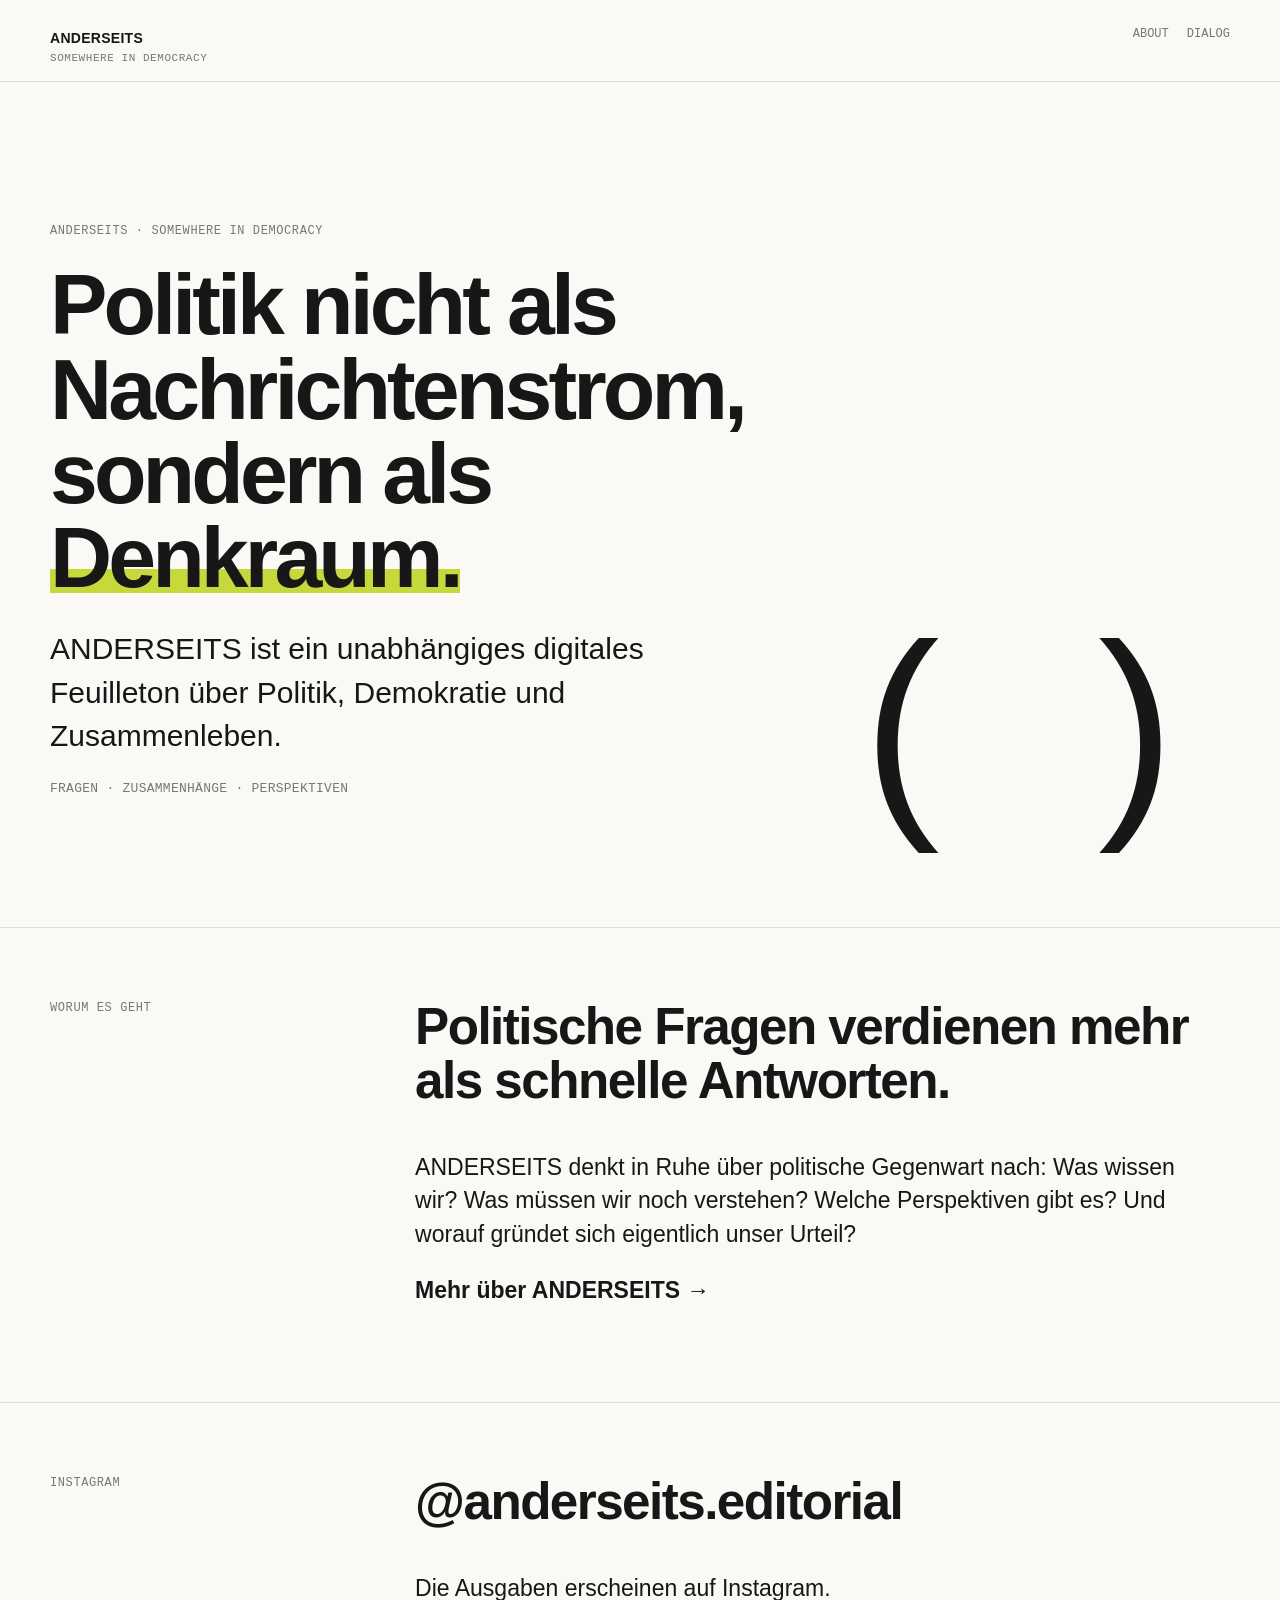
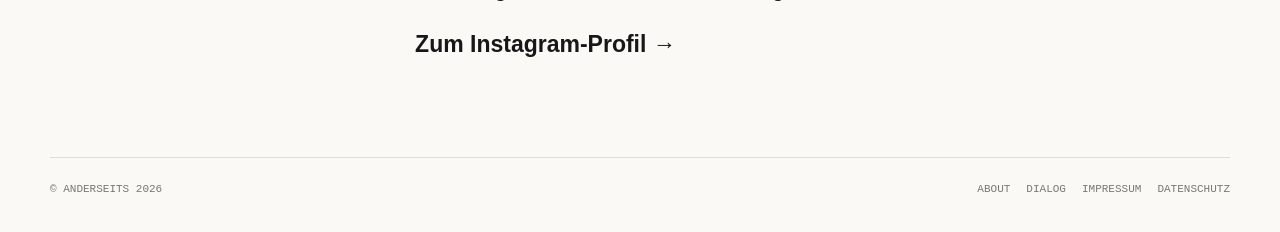
<file: index.html>
<!doctype html><html lang="de"><head><meta charset="utf-8"><meta name="viewport" content="width=device-width,initial-scale=1"><title>INDEX — ANDERSEITS</title><meta name="description" content="ANDERSEITS — Politik, Demokratie & Zusammenleben. Politik nicht als Nachrichtenstrom, sondern als Denkraum."><link rel="stylesheet" href="css/style.css"></head><body><div class="site-shell">
<header><div class="wrap brandline"><div><a href="index.html" class="brand">ANDERSEITS</a><div class="kicker">somewhere in democracy</div></div><nav class="nav"><a href="about.html">ABOUT</a><a href="dialog.html">DIALOG</a></nav></div></header>
<main>
<section class="wrap hero"><div><div class="eyebrow">ANDERSEITS · somewhere in democracy</div><h1>Politik nicht als Nachrichtenstrom, sondern als <span class="lime-mark">Denkraum.</span></h1><p class="sub">ANDERSEITS ist ein unabhängiges digitales Feuilleton über Politik, Demokratie und Zusammenleben.</p><p class="triad">FRAGEN · ZUSAMMENHÄNGE · PERSPEKTIVEN</p></div><div class="symbol" aria-hidden="true">(&nbsp;&nbsp;&nbsp;&nbsp;&nbsp;&nbsp;)</div></section>
<section class="section"><div class="wrap grid"><div class="eyebrow">WORUM ES GEHT</div><div><h2>Politische Fragen verdienen mehr als schnelle Antworten.</h2><p>ANDERSEITS denkt in Ruhe über politische Gegenwart nach: Was wissen wir? Was müssen wir noch verstehen? Welche Perspektiven gibt es? Und worauf gründet sich eigentlich unser Urteil?</p><p><a href="about.html"><strong>Mehr über ANDERSEITS →</strong></a></p></div></div></section>
<section class="section"><div class="wrap grid"><div class="eyebrow">INSTAGRAM</div><div><h2>@anderseits.editorial</h2><p>Die Ausgaben erscheinen auf Instagram.</p><p><a href="https://www.instagram.com/anderseits.editorial/" rel="me noopener noreferrer"><strong>Zum Instagram-Profil →</strong></a></p></div></div></section>
</main>
<footer class="wrap footer"><div>© ANDERSEITS 2026</div><div class="footer-links"><a href="about.html">ABOUT</a><a href="dialog.html">DIALOG</a><a href="impressum.html">IMPRESSUM</a><a href="datenschutz.html">DATENSCHUTZ</a></div></footer>
</div></body></html>
</file>
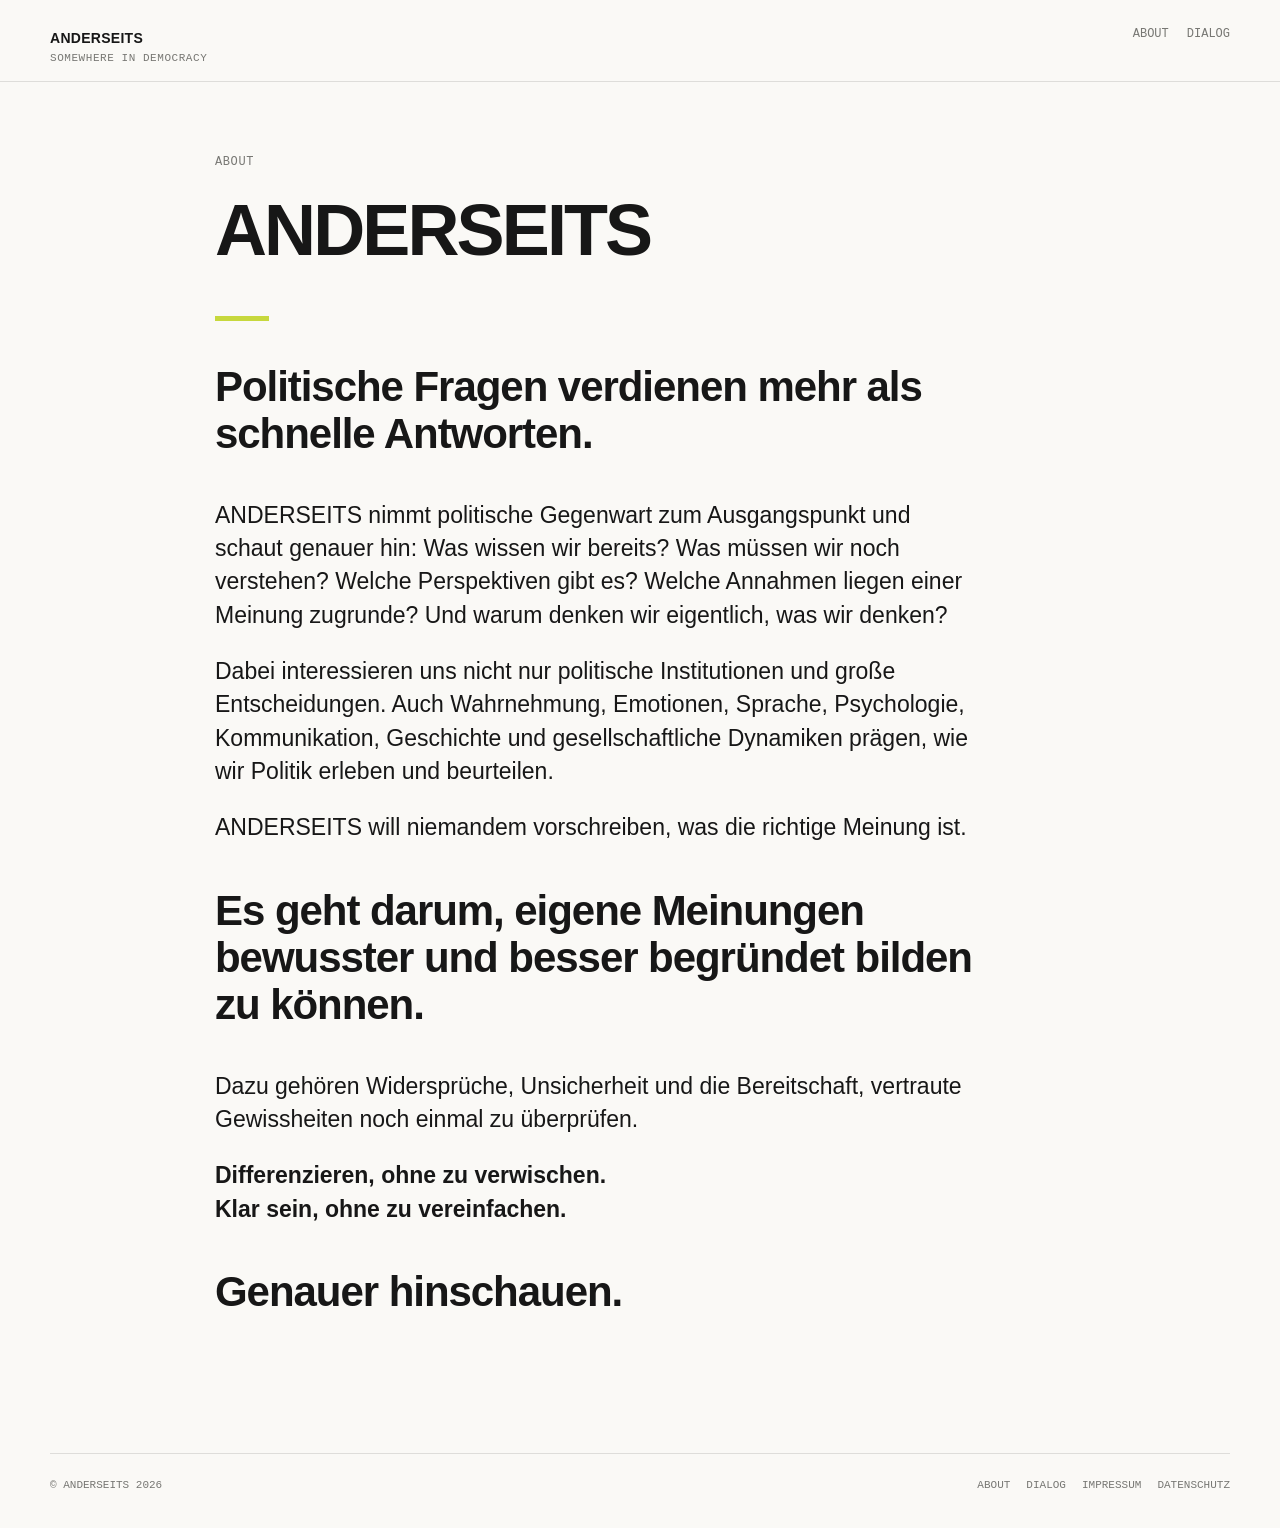
<file: about.html>
<!doctype html><html lang="de"><head><meta charset="utf-8"><meta name="viewport" content="width=device-width,initial-scale=1"><title>ABOUT — ANDERSEITS</title><meta name="description" content="ANDERSEITS — Politik, Demokratie & Zusammenleben. Politik nicht als Nachrichtenstrom, sondern als Denkraum."><link rel="stylesheet" href="css/style.css"></head><body><div class="site-shell">
<header><div class="wrap brandline"><div><a href="index.html" class="brand">ANDERSEITS</a><div class="kicker">somewhere in democracy</div></div><nav class="nav"><a href="about.html">ABOUT</a><a href="dialog.html">DIALOG</a></nav></div></header>
<main>
<div class="wrap prose"><div class="eyebrow">ABOUT</div><h1>ANDERSEITS</h1><div class="rule"></div><p class="statement">Politische Fragen verdienen mehr als schnelle Antworten.</p><p>ANDERSEITS nimmt politische Gegenwart zum Ausgangspunkt und schaut genauer hin: Was wissen wir bereits? Was müssen wir noch verstehen? Welche Perspektiven gibt es? Welche Annahmen liegen einer Meinung zugrunde? Und warum denken wir eigentlich, was wir denken?</p><p>Dabei interessieren uns nicht nur politische Institutionen und große Entscheidungen. Auch Wahrnehmung, Emotionen, Sprache, Psychologie, Kommunikation, Geschichte und gesellschaftliche Dynamiken prägen, wie wir Politik erleben und beurteilen.</p><p>ANDERSEITS will niemandem vorschreiben, was die richtige Meinung ist.</p><p class="statement">Es geht darum, eigene Meinungen bewusster und besser begründet bilden zu können.</p><p>Dazu gehören Widersprüche, Unsicherheit und die Bereitschaft, vertraute Gewissheiten noch einmal zu überprüfen.</p><p><strong>Differenzieren, ohne zu verwischen.<br>Klar sein, ohne zu vereinfachen.</strong></p><p class="statement">Genauer hinschauen.</p></div>
</main>
<footer class="wrap footer"><div>© ANDERSEITS 2026</div><div class="footer-links"><a href="about.html">ABOUT</a><a href="dialog.html">DIALOG</a><a href="impressum.html">IMPRESSUM</a><a href="datenschutz.html">DATENSCHUTZ</a></div></footer>
</div></body></html>
</file>
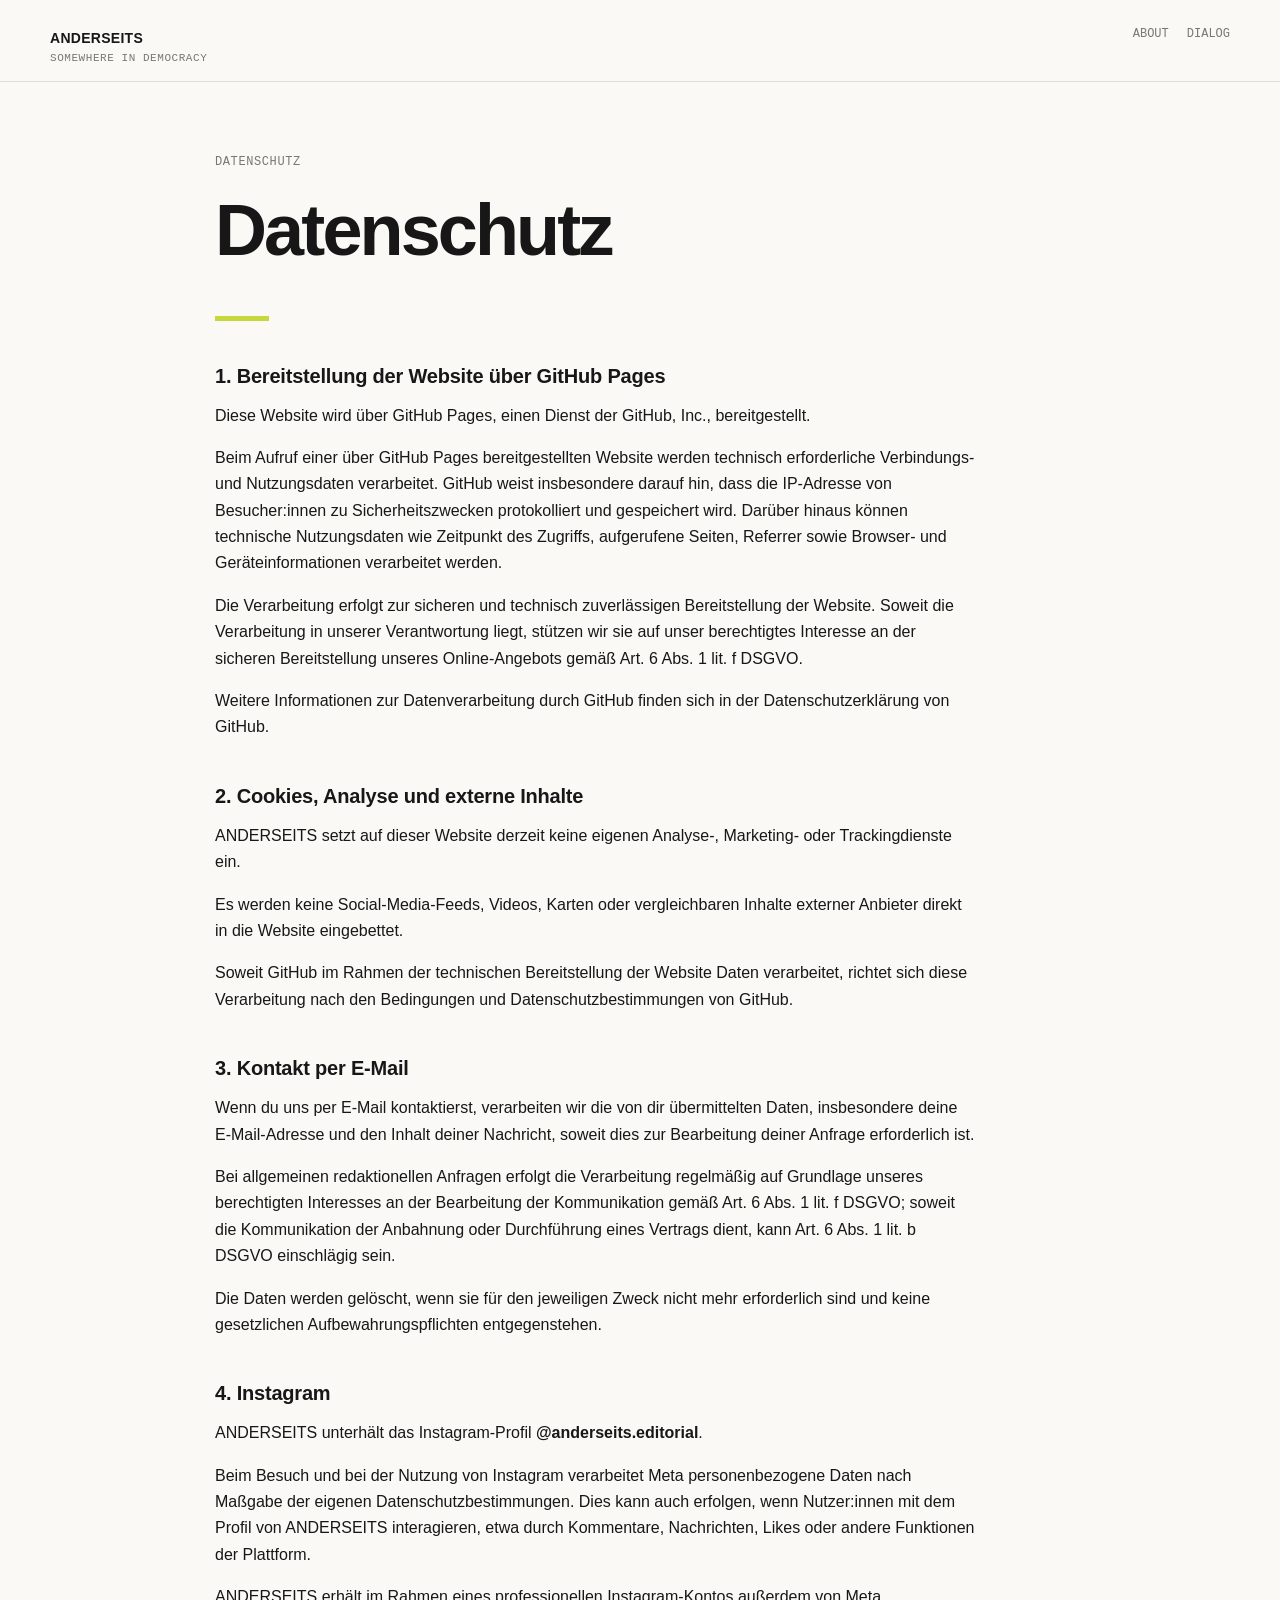
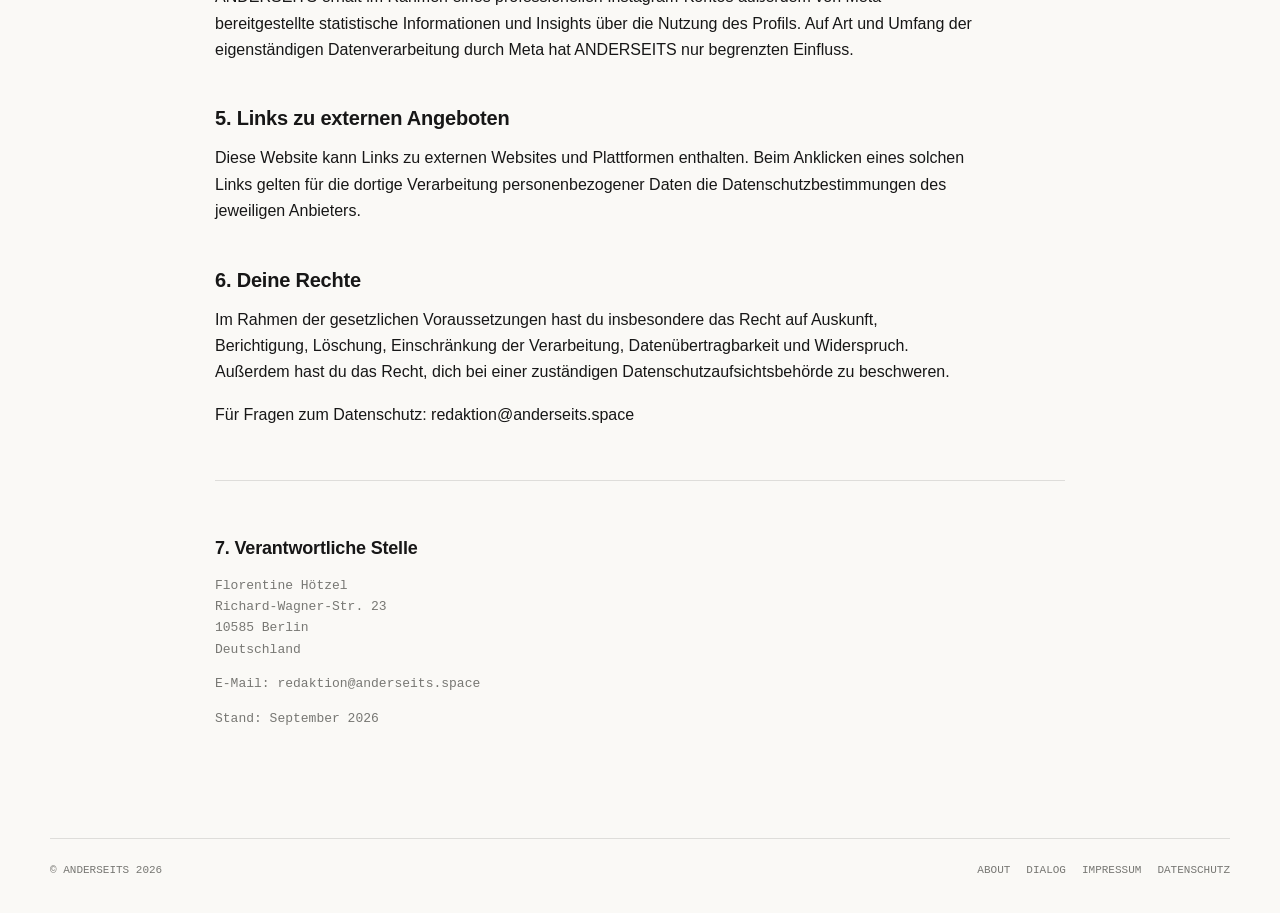
<file: datenschutz.html>
<!doctype html>
<html lang="de">
<head>
<meta charset="utf-8">
<meta name="viewport" content="width=device-width,initial-scale=1">
<title>DATENSCHUTZ — ANDERSEITS</title>
<meta name="description" content="ANDERSEITS — Politik, Demokratie & Zusammenleben. Politik nicht als Nachrichtenstrom, sondern als Denkraum.">
<link rel="stylesheet" href="css/style.css">
<style>
  .legal p {font-size:16px;line-height:1.65;max-width:760px}
  .legal h2 {font-size:20px;line-height:1.3;margin-top:42px;margin-bottom:14px;letter-spacing:-.01em}
  .legal .legal-meta {margin-top:52px;padding-top:28px;border-top:1px solid rgba(23,23,23,.12);color:var(--grey);font-family:"Geist Mono","SFMono-Regular",Consolas,"Liberation Mono",monospace}
  .legal .legal-meta p {font-size:13px;line-height:1.65}
  .legal .legal-meta h2 {color:var(--ink);font-family:Inter,"Helvetica Neue",Arial,sans-serif;font-size:18px;margin-top:28px}
</style>
</head>
<body>
<div class="site-shell">
<header>
  <div class="wrap brandline">
    <div>
      <a href="index.html" class="brand">ANDERSEITS</a>
      <div class="kicker">somewhere in democracy</div>
    </div>
    <nav class="nav"><a href="about.html">ABOUT</a><a href="dialog.html">DIALOG</a></nav>
  </div>
</header>
<main>
<div class="wrap prose legal">
  <div class="eyebrow">DATENSCHUTZ</div>
  <h1>Datenschutz</h1>
  <div class="rule"></div>
  <h2>1. Bereitstellung der Website über GitHub Pages</h2>
  <p>Diese Website wird über GitHub Pages, einen Dienst der GitHub, Inc., bereitgestellt.</p>
  <p>Beim Aufruf einer über GitHub Pages bereitgestellten Website werden technisch erforderliche Verbindungs- und Nutzungsdaten verarbeitet. GitHub weist insbesondere darauf hin, dass die IP-Adresse von Besucher:innen zu Sicherheitszwecken protokolliert und gespeichert wird. Darüber hinaus können technische Nutzungsdaten wie Zeitpunkt des Zugriffs, aufgerufene Seiten, Referrer sowie Browser- und Geräteinformationen verarbeitet werden.</p>
  <p>Die Verarbeitung erfolgt zur sicheren und technisch zuverlässigen Bereitstellung der Website. Soweit die Verarbeitung in unserer Verantwortung liegt, stützen wir sie auf unser berechtigtes Interesse an der sicheren Bereitstellung unseres Online-Angebots gemäß Art. 6 Abs. 1 lit. f DSGVO.</p>
  <p>Weitere Informationen zur Datenverarbeitung durch GitHub finden sich in der Datenschutzerklärung von GitHub.</p>
  <h2>2. Cookies, Analyse und externe Inhalte</h2>
  <p>ANDERSEITS setzt auf dieser Website derzeit keine eigenen Analyse-, Marketing- oder Trackingdienste ein.</p>
  <p>Es werden keine Social-Media-Feeds, Videos, Karten oder vergleichbaren Inhalte externer Anbieter direkt in die Website eingebettet.</p>
  <p>Soweit GitHub im Rahmen der technischen Bereitstellung der Website Daten verarbeitet, richtet sich diese Verarbeitung nach den Bedingungen und Datenschutzbestimmungen von GitHub.</p>
  <h2>3. Kontakt per E-Mail</h2>
  <p>Wenn du uns per E-Mail kontaktierst, verarbeiten wir die von dir übermittelten Daten, insbesondere deine E-Mail-Adresse und den Inhalt deiner Nachricht, soweit dies zur Bearbeitung deiner Anfrage erforderlich ist.</p>
  <p>Bei allgemeinen redaktionellen Anfragen erfolgt die Verarbeitung regelmäßig auf Grundlage unseres berechtigten Interesses an der Bearbeitung der Kommunikation gemäß Art. 6 Abs. 1 lit. f DSGVO; soweit die Kommunikation der Anbahnung oder Durchführung eines Vertrags dient, kann Art. 6 Abs. 1 lit. b DSGVO einschlägig sein.</p>
  <p>Die Daten werden gelöscht, wenn sie für den jeweiligen Zweck nicht mehr erforderlich sind und keine gesetzlichen Aufbewahrungspflichten entgegenstehen.</p>
  <h2>4. Instagram</h2>
  <p>ANDERSEITS unterhält das Instagram-Profil <strong>@anderseits.editorial</strong>.</p>
  <p>Beim Besuch und bei der Nutzung von Instagram verarbeitet Meta personenbezogene Daten nach Maßgabe der eigenen Datenschutzbestimmungen. Dies kann auch erfolgen, wenn Nutzer:innen mit dem Profil von ANDERSEITS interagieren, etwa durch Kommentare, Nachrichten, Likes oder andere Funktionen der Plattform.</p>
  <p>ANDERSEITS erhält im Rahmen eines professionellen Instagram-Kontos außerdem von Meta bereitgestellte statistische Informationen und Insights über die Nutzung des Profils. Auf Art und Umfang der eigenständigen Datenverarbeitung durch Meta hat ANDERSEITS nur begrenzten Einfluss.</p>
  <h2>5. Links zu externen Angeboten</h2>
  <p>Diese Website kann Links zu externen Websites und Plattformen enthalten. Beim Anklicken eines solchen Links gelten für die dortige Verarbeitung personenbezogener Daten die Datenschutzbestimmungen des jeweiligen Anbieters.</p>
  <h2>6. Deine Rechte</h2>
  <p>Im Rahmen der gesetzlichen Voraussetzungen hast du insbesondere das Recht auf Auskunft, Berichtigung, Löschung, Einschränkung der Verarbeitung, Datenübertragbarkeit und Widerspruch. Außerdem hast du das Recht, dich bei einer zuständigen Datenschutzaufsichtsbehörde zu beschweren.</p>
  <p>Für Fragen zum Datenschutz: <a href="mailto:redaktion@anderseits.space">redaktion@anderseits.space</a></p>
  <div class="legal-meta">
    <h2>7. Verantwortliche Stelle</h2>
    <p>Florentine Hötzel<br>Richard-Wagner-Str. 23<br>10585 Berlin<br>Deutschland</p>
    <p>E-Mail: <a href="mailto:redaktion@anderseits.space">redaktion@anderseits.space</a></p>
    <p>Stand: September 2026</p>
  </div>
</div>
</main>
<footer class="wrap footer"><div>© ANDERSEITS 2026</div><div class="footer-links"><a href="about.html">ABOUT</a><a href="dialog.html">DIALOG</a><a href="impressum.html">IMPRESSUM</a><a href="datenschutz.html">DATENSCHUTZ</a></div></footer>
</div>
</body>
</html>
</file>
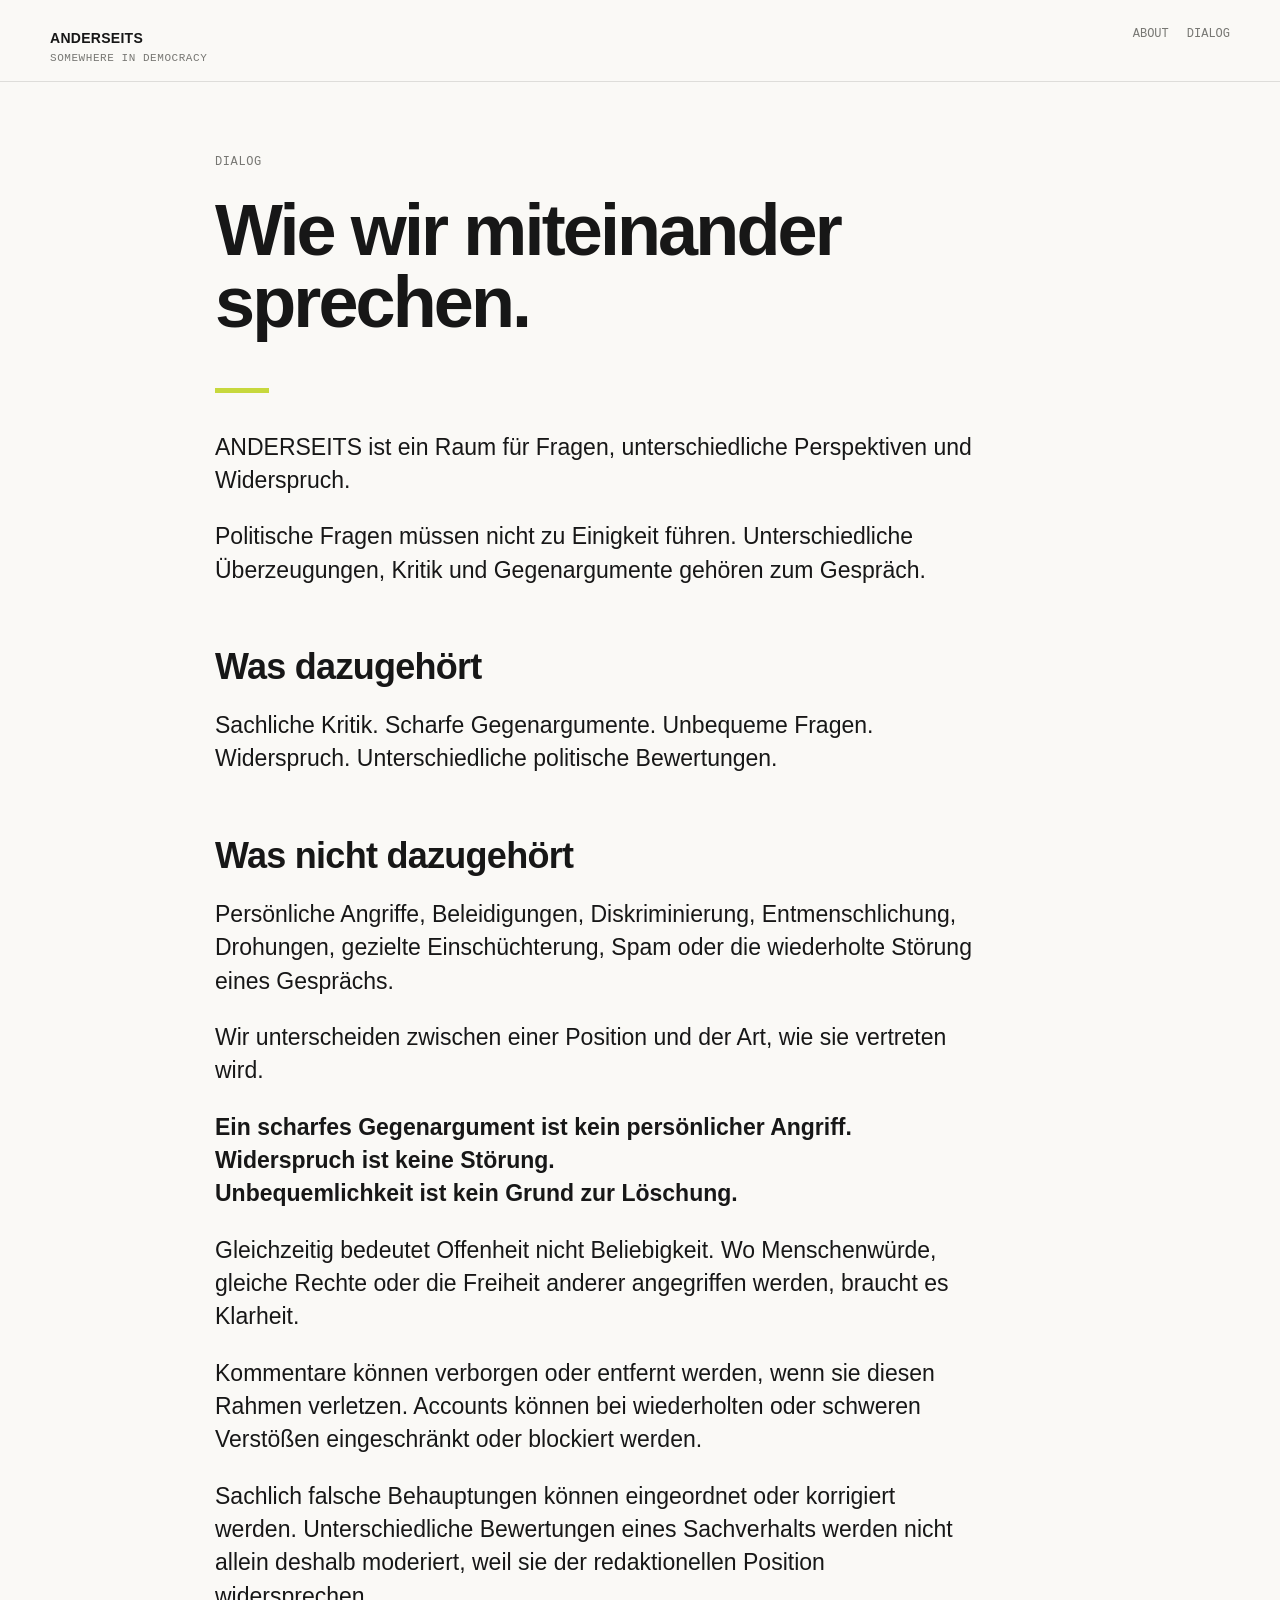
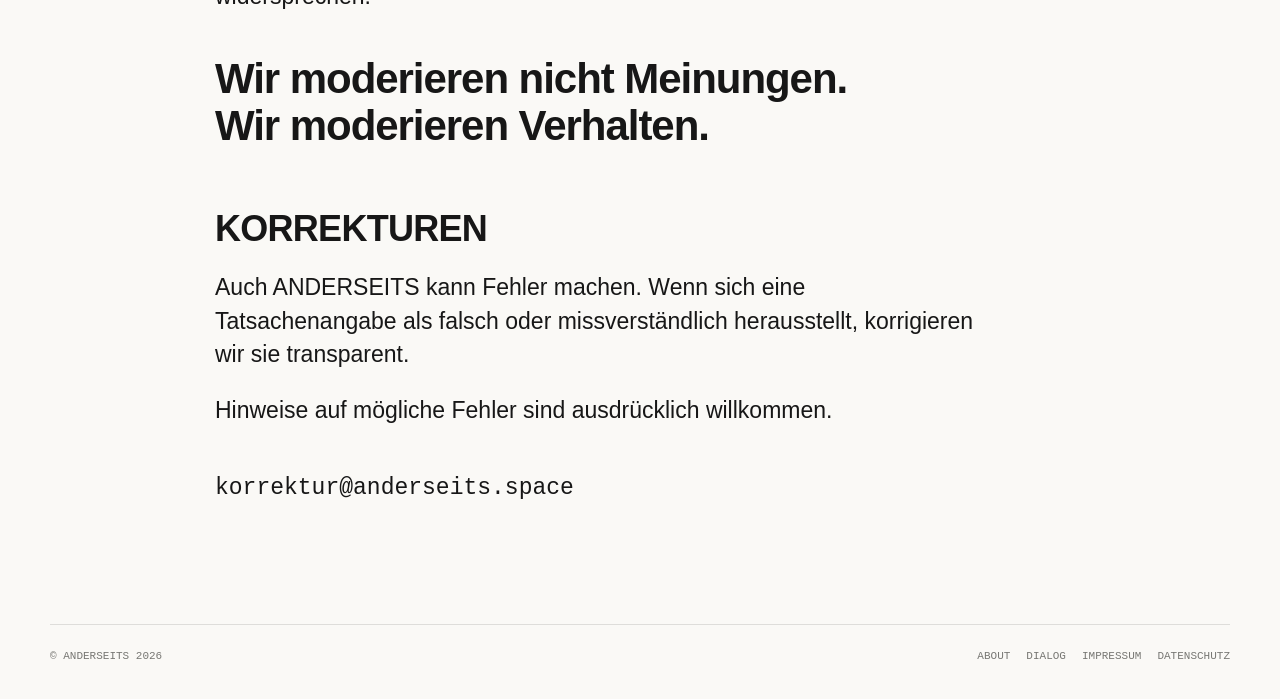
<file: dialog.html>
<!doctype html><html lang="de"><head><meta charset="utf-8"><meta name="viewport" content="width=device-width,initial-scale=1"><title>DIALOG — ANDERSEITS</title><meta name="description" content="ANDERSEITS — Politik, Demokratie & Zusammenleben. Politik nicht als Nachrichtenstrom, sondern als Denkraum."><link rel="stylesheet" href="css/style.css"></head><body><div class="site-shell">
<header><div class="wrap brandline"><div><a href="index.html" class="brand">ANDERSEITS</a><div class="kicker">somewhere in democracy</div></div><nav class="nav"><a href="about.html">ABOUT</a><a href="dialog.html">DIALOG</a></nav></div></header>
<main>
<div class="wrap prose"><div class="eyebrow">DIALOG</div><h1>Wie wir miteinander sprechen.</h1><div class="rule"></div><p>ANDERSEITS ist ein Raum für Fragen, unterschiedliche Perspektiven und Widerspruch.</p><p>Politische Fragen müssen nicht zu Einigkeit führen. Unterschiedliche Überzeugungen, Kritik und Gegenargumente gehören zum Gespräch.</p><h2>Was dazugehört</h2><p>Sachliche Kritik. Scharfe Gegenargumente. Unbequeme Fragen. Widerspruch. Unterschiedliche politische Bewertungen.</p><h2>Was nicht dazugehört</h2><p>Persönliche Angriffe, Beleidigungen, Diskriminierung, Entmenschlichung, Drohungen, gezielte Einschüchterung, Spam oder die wiederholte Störung eines Gesprächs.</p><p>Wir unterscheiden zwischen einer Position und der Art, wie sie vertreten wird.</p><p><strong>Ein scharfes Gegenargument ist kein persönlicher Angriff.<br>Widerspruch ist keine Störung.<br>Unbequemlichkeit ist kein Grund zur Löschung.</strong></p><p>Gleichzeitig bedeutet Offenheit nicht Beliebigkeit. Wo Menschenwürde, gleiche Rechte oder die Freiheit anderer angegriffen werden, braucht es Klarheit.</p><p>Kommentare können verborgen oder entfernt werden, wenn sie diesen Rahmen verletzen. Accounts können bei wiederholten oder schweren Verstößen eingeschränkt oder blockiert werden.</p><p>Sachlich falsche Behauptungen können eingeordnet oder korrigiert werden. Unterschiedliche Bewertungen eines Sachverhalts werden nicht allein deshalb moderiert, weil sie der redaktionellen Position widersprechen.</p><p class="statement">Wir moderieren nicht Meinungen.<br>Wir moderieren Verhalten.</p><h2>KORREKTUREN</h2><p>Auch ANDERSEITS kann Fehler machen. Wenn sich eine Tatsachenangabe als falsch oder missverständlich herausstellt, korrigieren wir sie transparent.</p><p>Hinweise auf mögliche Fehler sind ausdrücklich willkommen.</p><p class="contact"><a href="mailto:korrektur@anderseits.space">korrektur@anderseits.space</a></p></div>
</main>
<footer class="wrap footer"><div>© ANDERSEITS 2026</div><div class="footer-links"><a href="about.html">ABOUT</a><a href="dialog.html">DIALOG</a><a href="impressum.html">IMPRESSUM</a><a href="datenschutz.html">DATENSCHUTZ</a></div></footer>
</div></body></html>
</file>
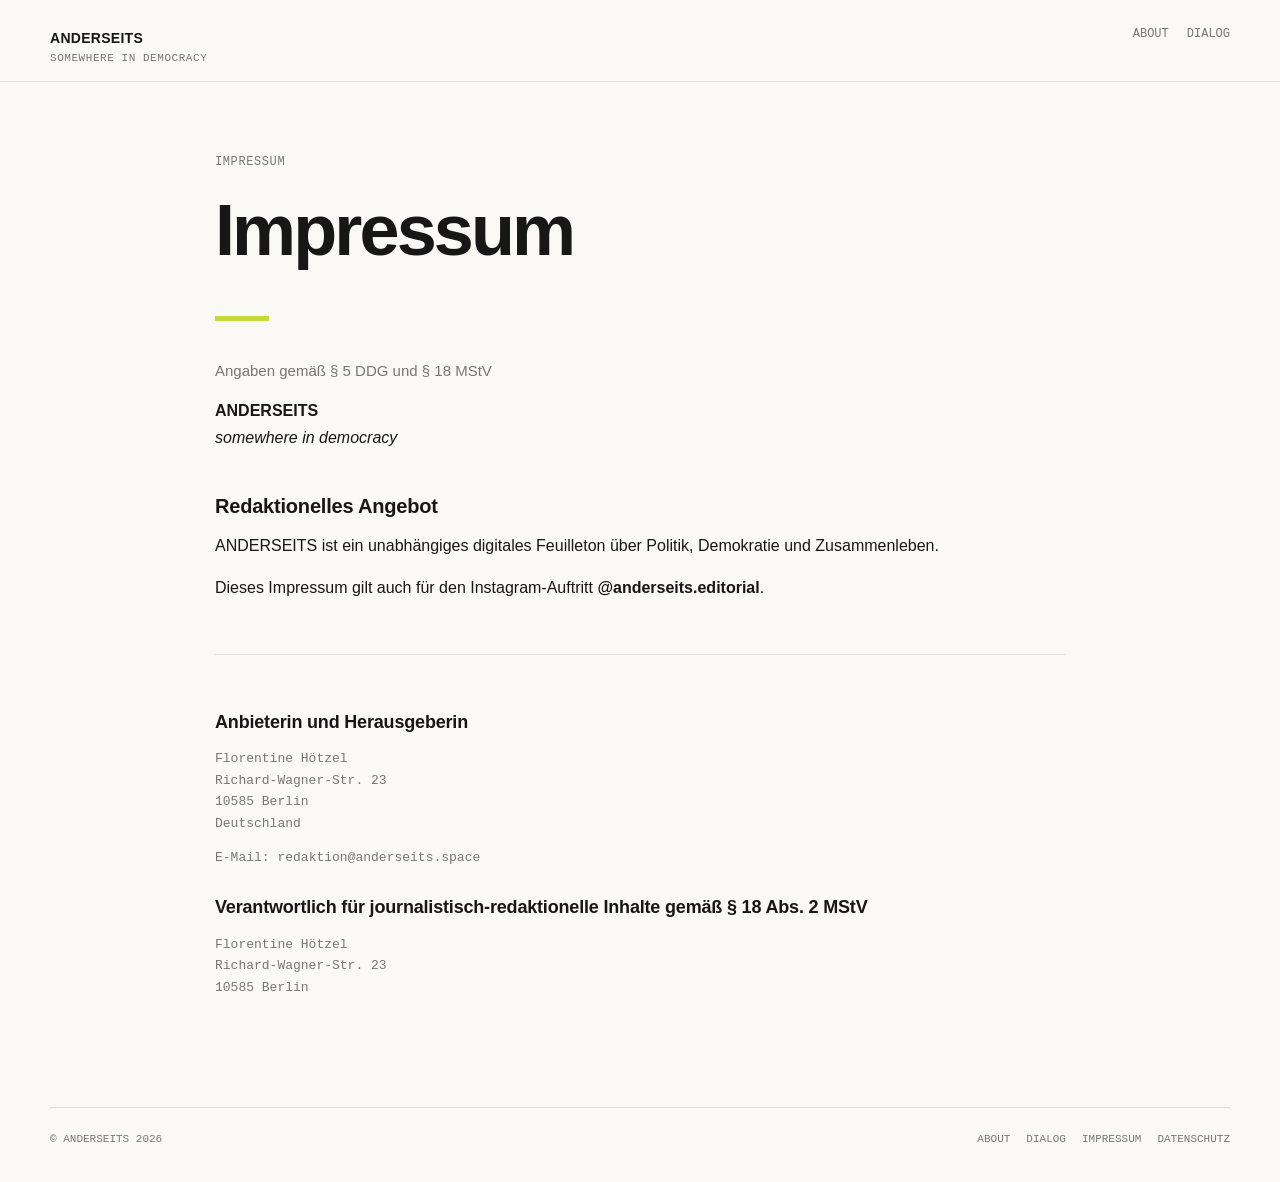
<file: impressum.html>
<!doctype html>
<html lang="de">
<head>
<meta charset="utf-8">
<meta name="viewport" content="width=device-width,initial-scale=1">
<title>IMPRESSUM — ANDERSEITS</title>
<meta name="description" content="ANDERSEITS — Politik, Demokratie & Zusammenleben. Politik nicht als Nachrichtenstrom, sondern als Denkraum.">
<link rel="stylesheet" href="css/style.css">
<style>
  .legal p {font-size:16px;line-height:1.65;max-width:760px}
  .legal h2 {font-size:20px;line-height:1.3;margin-top:42px;margin-bottom:14px;letter-spacing:-.01em}
  .legal .legal-meta {margin-top:52px;padding-top:28px;border-top:1px solid rgba(23,23,23,.12);color:var(--grey);font-family:"Geist Mono","SFMono-Regular",Consolas,"Liberation Mono",monospace}
  .legal .legal-meta p {font-size:13px;line-height:1.65}
  .legal .legal-meta h2 {color:var(--ink);font-family:Inter,"Helvetica Neue",Arial,sans-serif;font-size:18px;margin-top:28px}
</style>
</head>
<body>
<div class="site-shell">
<header>
  <div class="wrap brandline">
    <div>
      <a href="index.html" class="brand">ANDERSEITS</a>
      <div class="kicker">somewhere in democracy</div>
    </div>
    <nav class="nav"><a href="about.html">ABOUT</a><a href="dialog.html">DIALOG</a></nav>
  </div>
</header>
<main>
<div class="wrap prose legal">
  <div class="eyebrow">IMPRESSUM</div>
  <h1>Impressum</h1>
  <div class="rule"></div>
  <p class="small">Angaben gemäß § 5 DDG und § 18 MStV</p>
  <p><strong>ANDERSEITS</strong><br><em>somewhere in democracy</em></p>
  <h2>Redaktionelles Angebot</h2>
  <p>ANDERSEITS ist ein unabhängiges digitales Feuilleton über Politik, Demokratie und Zusammenleben.</p>
  <p>Dieses Impressum gilt auch für den Instagram-Auftritt <strong>@anderseits.editorial</strong>.</p>
  <div class="legal-meta">
    <h2>Anbieterin und Herausgeberin</h2>
    <p>Florentine Hötzel<br>Richard-Wagner-Str. 23<br>10585 Berlin<br>Deutschland</p>
    <p>E-Mail: <a href="mailto:redaktion@anderseits.space">redaktion@anderseits.space</a></p>
    <h2>Verantwortlich für journalistisch-redaktionelle Inhalte gemäß § 18 Abs. 2 MStV</h2>
    <p>Florentine Hötzel<br>Richard-Wagner-Str. 23<br>10585 Berlin</p>
  </div>
</div>
</main>
<footer class="wrap footer"><div>© ANDERSEITS 2026</div><div class="footer-links"><a href="about.html">ABOUT</a><a href="dialog.html">DIALOG</a><a href="impressum.html">IMPRESSUM</a><a href="datenschutz.html">DATENSCHUTZ</a></div></footer>
</div>
</body>
</html>
</file>
<file: css/style.css>
:root{--ivory:#FAF9F6;--ink:#171717;--grey:#777773;--lime:#C7D83D;--night:#182536;--max:1180px}
*{box-sizing:border-box} html{scroll-behavior:smooth}
body{margin:0;background:var(--ivory);color:var(--ink);font-family:Inter,"Helvetica Neue",Arial,sans-serif;line-height:1.45}
a{color:inherit;text-decoration:none} a:hover{text-decoration:underline;text-underline-offset:.18em}
.site-shell{min-height:100vh;display:flex;flex-direction:column}
.wrap{width:min(calc(100% - 40px),var(--max));margin:0 auto}
header{padding:26px 0 14px;border-bottom:1px solid rgba(23,23,23,.12)}
.brandline{display:flex;justify-content:space-between;align-items:flex-start;gap:24px}
.brand{font-size:14px;font-weight:650;letter-spacing:.02em}
.kicker,.nav,.meta,.footer,.eyebrow{font-family:"Geist Mono","SFMono-Regular",Consolas,"Liberation Mono",monospace}
.kicker{font-size:11px;color:var(--grey);text-transform:uppercase;letter-spacing:.05em;margin-top:2px}
.nav{display:flex;gap:18px;flex-wrap:wrap;font-size:12px;color:var(--grey)}
main{flex:1}
.hero{padding:clamp(70px,11vw,150px) 0 clamp(70px,9vw,120px);display:grid;grid-template-columns:1.2fr .8fr;gap:48px;align-items:end}
.eyebrow{font-size:12px;color:var(--grey);letter-spacing:.05em;text-transform:uppercase;margin-bottom:22px}
h1,h2,h3,p{margin-top:0}
.hero h1{font-size:clamp(44px,7vw,86px);line-height:.98;letter-spacing:-.045em;max-width:860px;font-weight:600;margin-bottom:28px}
.hero .sub{font-size:clamp(20px,2.4vw,30px);max-width:650px;margin-bottom:22px}
.hero .triad{font-family:"Geist Mono","SFMono-Regular",Consolas,monospace;font-size:13px;color:var(--grey);letter-spacing:.02em}
.symbol{font-size:clamp(120px,18vw,250px);line-height:.75;font-weight:500;letter-spacing:-.14em;text-align:right;white-space:nowrap}
.lime-mark{display:inline;background:linear-gradient(transparent 62%,var(--lime) 62%,var(--lime) 88%,transparent 88%)}
.section{padding:72px 0;border-top:1px solid rgba(23,23,23,.12)}
.grid{display:grid;grid-template-columns:minmax(0,.55fr) minmax(0,1.45fr);gap:56px}
.section h2{font-size:clamp(30px,4vw,52px);line-height:1.06;letter-spacing:-.03em;font-weight:600}
.section p,.prose p{font-size:clamp(18px,2vw,23px);max-width:760px}
.prose{padding:72px 0 96px;max-width:850px}
.prose h1{font-size:clamp(42px,6vw,72px);line-height:1;letter-spacing:-.04em;margin-bottom:50px}
.prose h2{font-size:clamp(24px,3vw,36px);margin-top:54px;margin-bottom:16px;letter-spacing:-.02em}
.prose .small,.small{font-size:15px;color:var(--grey)}
.rule{width:54px;height:5px;background:var(--lime);margin:30px 0 38px}
.statement{margin:42px 0;font-size:clamp(26px,3.5vw,42px)!important;line-height:1.12;letter-spacing:-.025em;font-weight:600}
.contact{margin-top:44px;font-family:"Geist Mono","SFMono-Regular",Consolas,monospace;font-size:14px}
.footer{padding:24px 0 34px;border-top:1px solid rgba(23,23,23,.12);display:flex;justify-content:space-between;gap:20px;flex-wrap:wrap;font-size:11px;color:var(--grey)}
.footer-links{display:flex;gap:16px;flex-wrap:wrap}
@media(max-width:760px){.brandline{display:block}.nav{margin-top:14px}.hero{grid-template-columns:1fr;padding-top:70px}.symbol{text-align:left;margin-top:22px}.grid{grid-template-columns:1fr;gap:18px}.wrap{width:min(calc(100% - 28px),var(--max))}}
</file>
